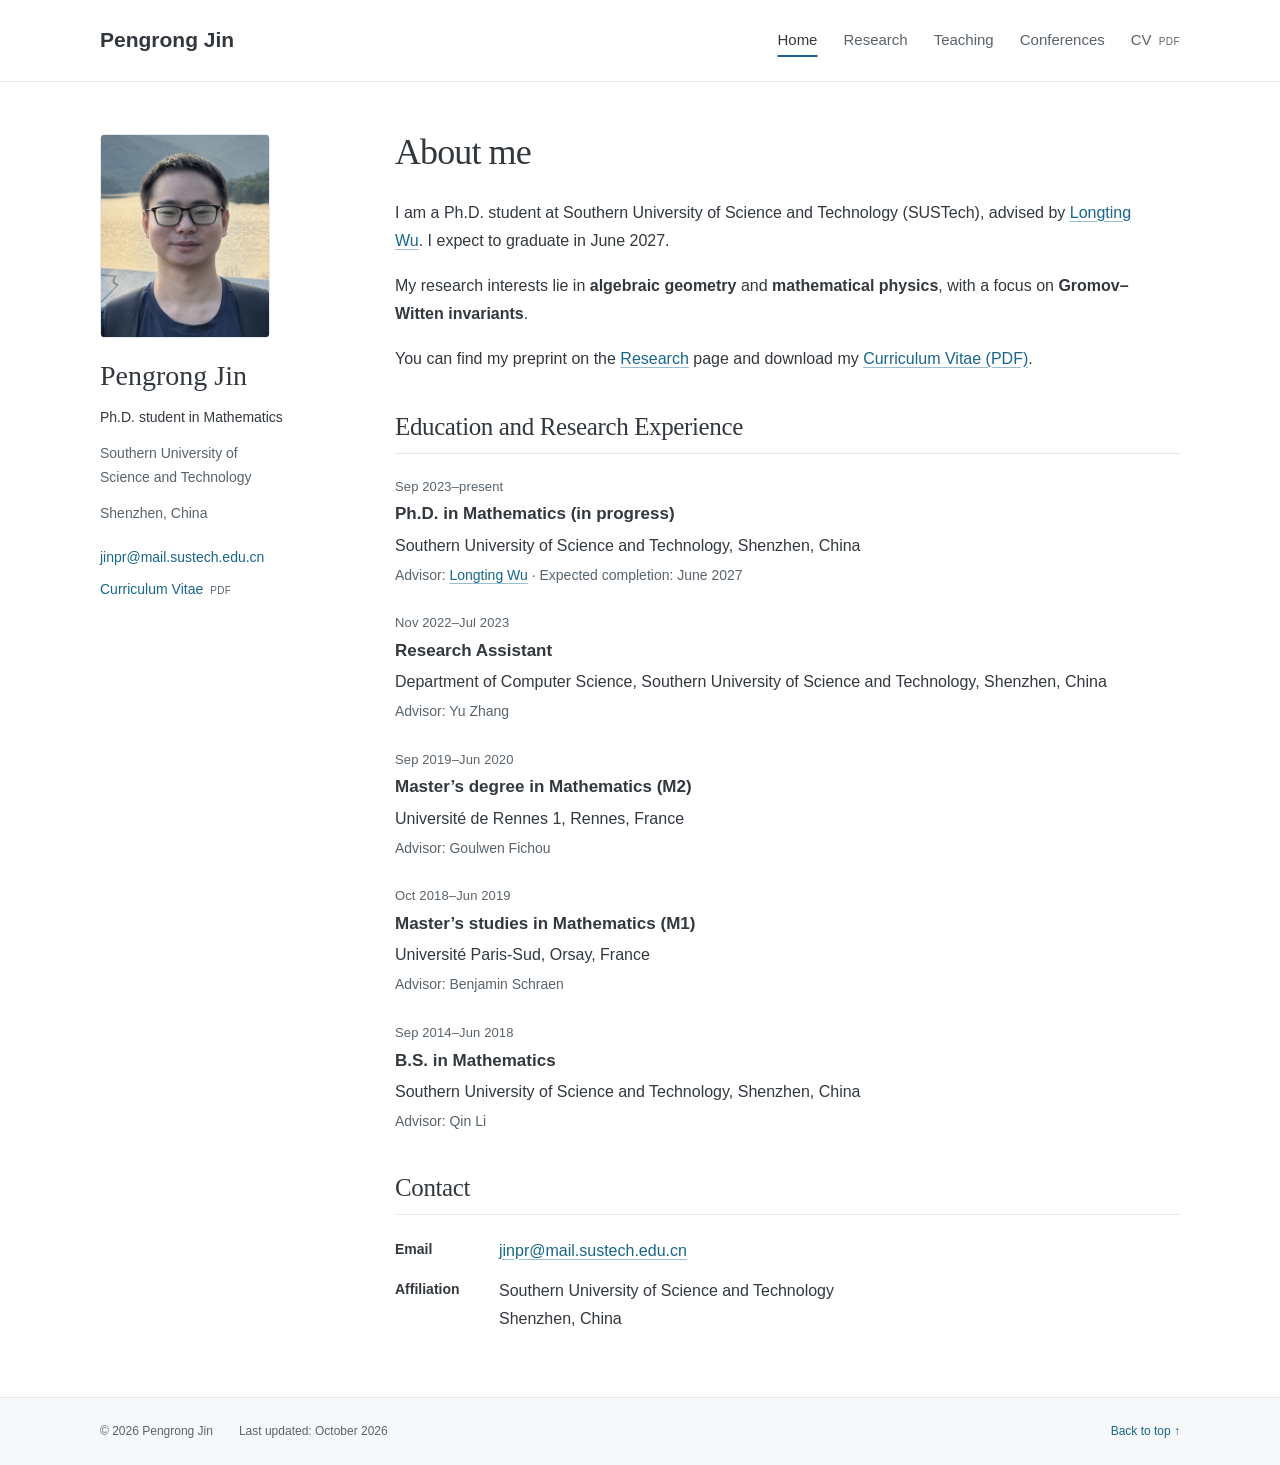
<file: index.html>
<!doctype html>
<html lang="en">
<head>
  <meta charset="utf-8">
  <meta name="viewport" content="width=device-width, initial-scale=1">
  <meta name="description" content="Pengrong Jin, Ph.D. student in mathematics at SUSTech. Algebraic geometry, Gromov–Witten invariants, and mathematical physics.">
  <meta name="theme-color" content="#ffffff">
  <title>About me | Pengrong Jin</title>
  <link rel="canonical" href="https://pengrongjin.github.io/">
  <link rel="stylesheet" href="styles.css">
</head>
<body id="top">
  <a class="skip-link" href="#main">Skip to content</a>
  <header class="masthead">
    <div class="masthead-inner">
      <a class="site-title" href="index.html">Pengrong Jin</a>
      <nav aria-label="Main navigation">
        <a href="index.html" aria-current="page">Home</a>
<a href="research.html">Research</a>
<a href="teaching.html">Teaching</a>
<a href="conferences.html">Conferences</a>
        <a href="cv.pdf">CV <span class="pdf-label">PDF</span></a>
      </nav>
    </div>
  </header>
  <div class="layout">
    <aside class="profile" aria-label="Academic profile">
      <img class="portrait-slot" src="portrait.jpg" alt="Pengrong Jin" width="170" height="204" decoding="async">
      <a class="profile-name" href="index.html">Pengrong Jin</a>
      <p class="profile-role">Ph.D. student in Mathematics</p>
      <p class="profile-affiliation">Southern University of<br class="desktop-break"> Science and Technology</p>
      <p class="profile-location">Shenzhen, China</p>
      <div class="profile-links">
        <a href="mailto:jinpr@mail.sustech.edu.cn">jinpr@mail.sustech.edu.cn</a>
        <a href="cv.pdf">Curriculum Vitae <span class="pdf-label">PDF</span></a>
      </div>
    </aside>
    <main id="main">
      <h1>About me</h1>
      
<p>I am a Ph.D. student at Southern University of Science and Technology (SUSTech), advised by <a href="https://longtingwu.github.io/">Longting Wu</a>. I expect to graduate in June 2027.</p>
<p>My research interests lie in <strong>algebraic geometry</strong> and <strong>mathematical physics</strong>, with a focus on <strong>Gromov–Witten invariants</strong>.</p>
<p>You can find my preprint on the <a href="research.html">Research</a> page and download my <a href="cv.pdf">Curriculum Vitae (PDF)</a>.</p>
<section aria-labelledby="education-title">
  <h2 id="education-title">Education and Research Experience</h2>
  <ol class="entries education"><li><p class="entry-date">Sep 2023–present</p><h3>Ph.D. in Mathematics (in progress)</h3><p>Southern University of Science and Technology, Shenzhen, China</p><p class="entry-detail">Advisor: <a href="https://longtingwu.github.io/">Longting Wu</a> · Expected completion: June 2027</p></li>
<li><p class="entry-date">Nov 2022–Jul 2023</p><h3>Research Assistant</h3><p>Department of Computer Science, Southern University of Science and Technology, Shenzhen, China</p><p class="entry-detail">Advisor: Yu Zhang</p></li>
<li><p class="entry-date">Sep 2019–Jun 2020</p><h3>Master’s degree in Mathematics (M2)</h3><p>Université de Rennes 1, Rennes, France</p><p class="entry-detail">Advisor: Goulwen Fichou</p></li>
<li><p class="entry-date">Oct 2018–Jun 2019</p><h3>Master’s studies in Mathematics (M1)</h3><p>Université Paris-Sud, Orsay, France</p><p class="entry-detail">Advisor: Benjamin Schraen</p></li>
<li><p class="entry-date">Sep 2014–Jun 2018</p><h3>B.S. in Mathematics</h3><p>Southern University of Science and Technology, Shenzhen, China</p><p class="entry-detail">Advisor: Qin Li</p></li></ol>
</section>
<section id="contact" aria-labelledby="contact-title">
  <h2 id="contact-title">Contact</h2>
  <dl class="contact-details">
    <dt>Email</dt><dd><a href="mailto:jinpr@mail.sustech.edu.cn">jinpr@mail.sustech.edu.cn</a></dd>
    <dt>Affiliation</dt><dd>Southern University of Science and Technology<br>Shenzhen, China</dd>
  </dl>
</section>

    </main>
  </div>
  <footer class="footer">
    <div class="footer-inner"><span>© 2026 Pengrong Jin</span><span>Last updated: October 2026</span><a href="#top">Back to top ↑</a></div>
  </footer>
</body>
</html>
</file>
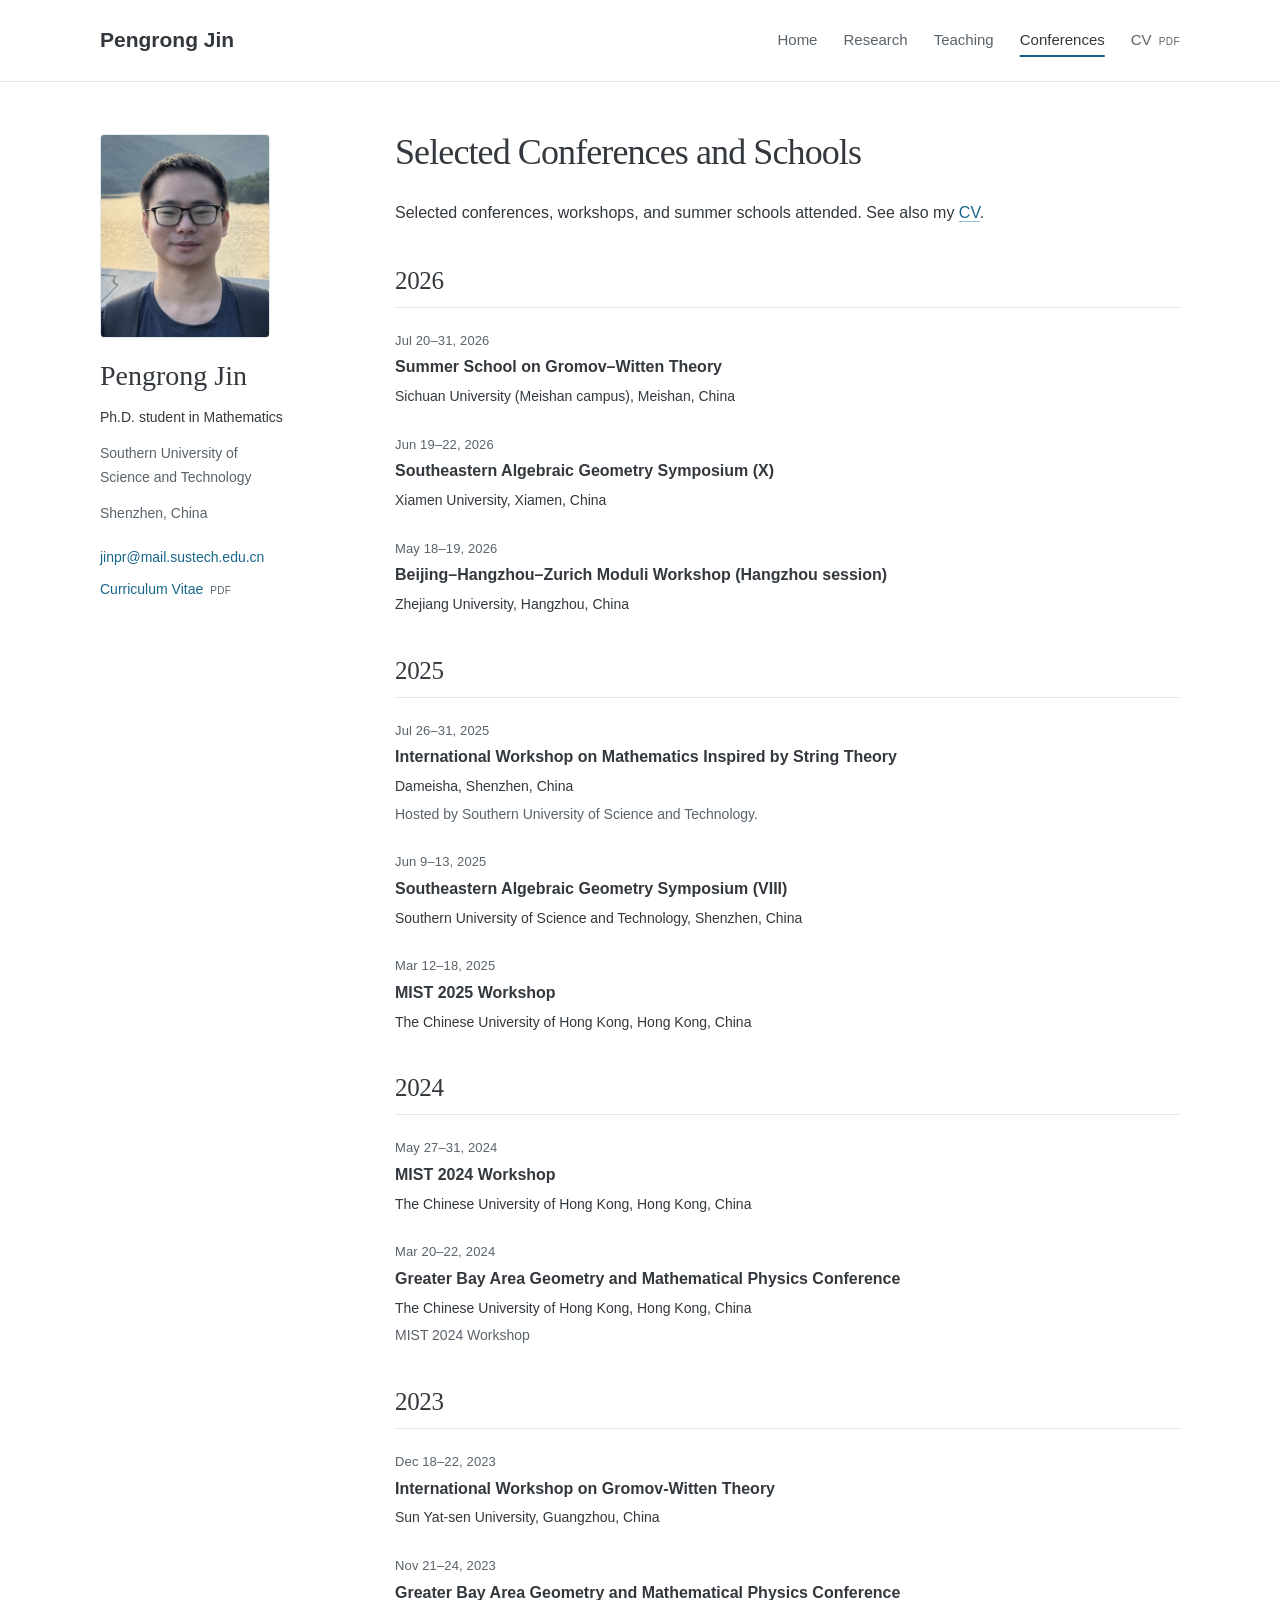
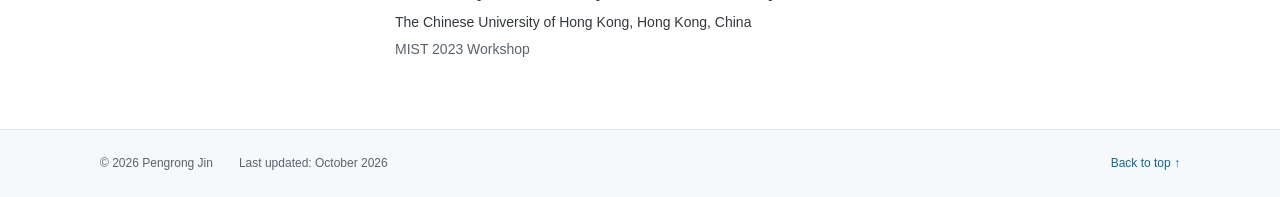
<file: conferences.html>
<!doctype html>
<html lang="en">
<head>
  <meta charset="utf-8">
  <meta name="viewport" content="width=device-width, initial-scale=1">
  <meta name="description" content="Selected conferences, workshops, and summer schools attended by Pengrong Jin.">
  <meta name="theme-color" content="#ffffff">
  <title>Selected Conferences and Schools | Pengrong Jin</title>
  <link rel="canonical" href="https://pengrongjin.github.io/conferences.html">
  <link rel="stylesheet" href="styles.css">
</head>
<body id="top">
  <a class="skip-link" href="#main">Skip to content</a>
  <header class="masthead">
    <div class="masthead-inner">
      <a class="site-title" href="index.html">Pengrong Jin</a>
      <nav aria-label="Main navigation">
        <a href="index.html">Home</a>
<a href="research.html">Research</a>
<a href="teaching.html">Teaching</a>
<a href="conferences.html" aria-current="page">Conferences</a>
        <a href="cv.pdf">CV <span class="pdf-label">PDF</span></a>
      </nav>
    </div>
  </header>
  <div class="layout">
    <aside class="profile" aria-label="Academic profile">
      <img class="portrait-slot" src="portrait.jpg" alt="Pengrong Jin" width="170" height="204" decoding="async">
      <a class="profile-name" href="index.html">Pengrong Jin</a>
      <p class="profile-role">Ph.D. student in Mathematics</p>
      <p class="profile-affiliation">Southern University of<br class="desktop-break"> Science and Technology</p>
      <p class="profile-location">Shenzhen, China</p>
      <div class="profile-links">
        <a href="mailto:jinpr@mail.sustech.edu.cn">jinpr@mail.sustech.edu.cn</a>
        <a href="cv.pdf">Curriculum Vitae <span class="pdf-label">PDF</span></a>
      </div>
    </aside>
    <main id="main">
      <h1>Selected Conferences and Schools</h1>
      <p>Selected conferences, workshops, and summer schools attended. See also my <a href="cv.pdf">CV</a>.</p>
<section aria-labelledby="year-2026"><h2 id="year-2026">2026</h2><ul class="entries events">
<li><p class="entry-date">Jul 20–31, 2026</p><h3>Summer School on Gromov–Witten Theory</h3><p>Sichuan University (Meishan campus), Meishan, China</p></li>
<li><p class="entry-date">Jun 19–22, 2026</p><h3>Southeastern Algebraic Geometry Symposium (X)</h3><p>Xiamen University, Xiamen, China</p></li>
<li><p class="entry-date">May 18–19, 2026</p><h3>Beijing–Hangzhou–Zurich Moduli Workshop (Hangzhou session)</h3><p>Zhejiang University, Hangzhou, China</p></li>
</ul></section>
<section aria-labelledby="year-2025"><h2 id="year-2025">2025</h2><ul class="entries events">
<li><p class="entry-date">Jul 26–31, 2025</p><h3>International Workshop on Mathematics Inspired by String Theory</h3><p>Dameisha, Shenzhen, China</p><p class="entry-detail">Hosted by Southern University of Science and Technology.</p></li>
<li><p class="entry-date">Jun 9–13, 2025</p><h3>Southeastern Algebraic Geometry Symposium (VIII)</h3><p>Southern University of Science and Technology, Shenzhen, China</p></li>
<li><p class="entry-date">Mar 12–18, 2025</p><h3>MIST 2025 Workshop</h3><p>The Chinese University of Hong Kong, Hong Kong, China</p></li>
</ul></section>
<section aria-labelledby="year-2024"><h2 id="year-2024">2024</h2><ul class="entries events">
<li><p class="entry-date">May 27–31, 2024</p><h3>MIST 2024 Workshop</h3><p>The Chinese University of Hong Kong, Hong Kong, China</p></li>
<li><p class="entry-date">Mar 20–22, 2024</p><h3>Greater Bay Area Geometry and Mathematical Physics Conference</h3><p>The Chinese University of Hong Kong, Hong Kong, China</p><p class="entry-detail">MIST 2024 Workshop</p></li>
</ul></section>
<section aria-labelledby="year-2023"><h2 id="year-2023">2023</h2><ul class="entries events">
<li><p class="entry-date">Dec 18–22, 2023</p><h3>International Workshop on Gromov-Witten Theory</h3><p>Sun Yat-sen University, Guangzhou, China</p></li>
<li><p class="entry-date">Nov 21–24, 2023</p><h3>Greater Bay Area Geometry and Mathematical Physics Conference</h3><p>The Chinese University of Hong Kong, Hong Kong, China</p><p class="entry-detail">MIST 2023 Workshop</p></li>
</ul></section>

    </main>
  </div>
  <footer class="footer">
    <div class="footer-inner"><span>© 2026 Pengrong Jin</span><span>Last updated: October 2026</span><a href="#top">Back to top ↑</a></div>
  </footer>
</body>
</html>
</file>
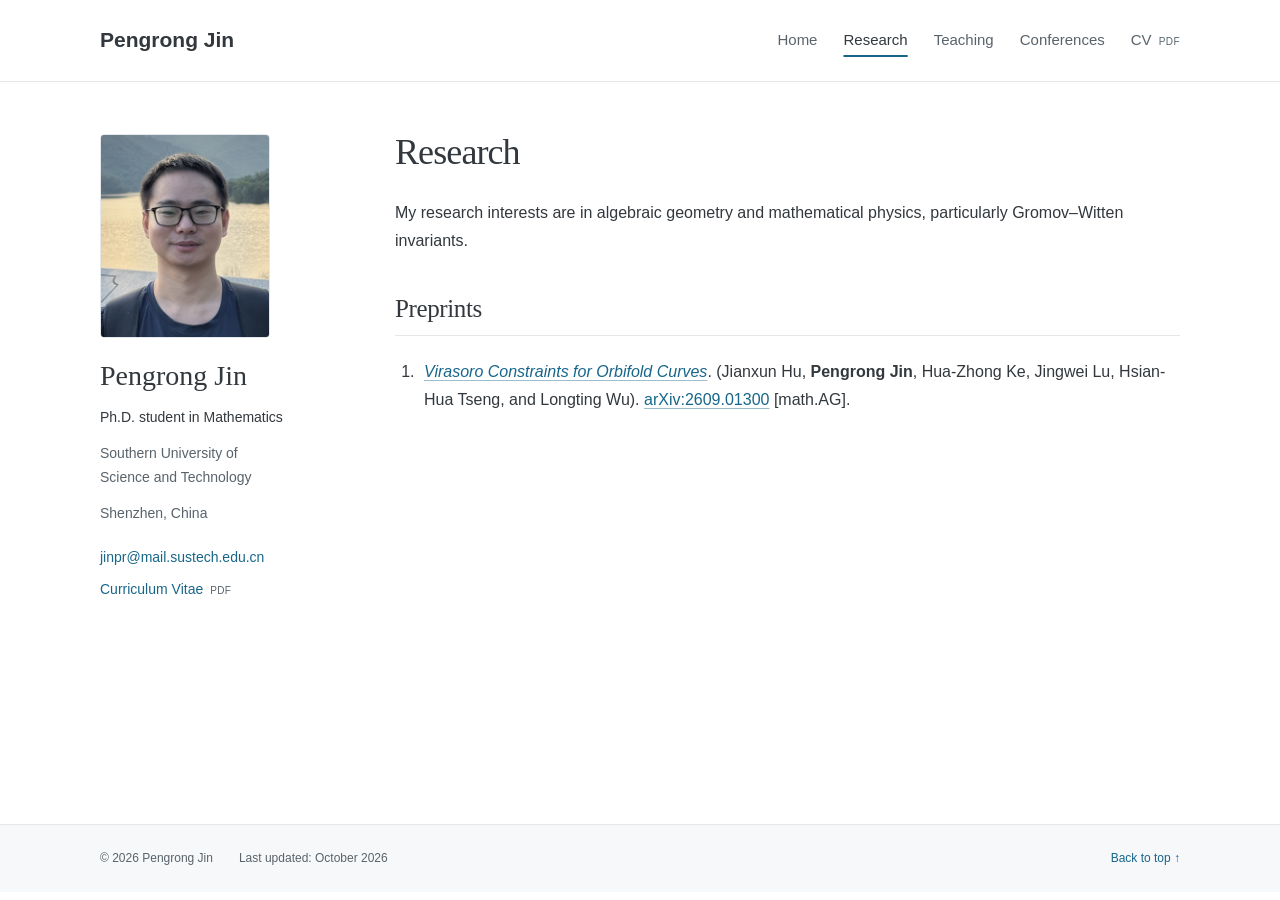
<file: research.html>
<!doctype html>
<html lang="en">
<head>
  <meta charset="utf-8">
  <meta name="viewport" content="width=device-width, initial-scale=1">
  <meta name="description" content="Research and preprints by Pengrong Jin: algebraic geometry, Gromov–Witten invariants, and mathematical physics.">
  <meta name="theme-color" content="#ffffff">
  <title>Research | Pengrong Jin</title>
  <link rel="canonical" href="https://pengrongjin.github.io/research.html">
  <link rel="stylesheet" href="styles.css">
</head>
<body id="top">
  <a class="skip-link" href="#main">Skip to content</a>
  <header class="masthead">
    <div class="masthead-inner">
      <a class="site-title" href="index.html">Pengrong Jin</a>
      <nav aria-label="Main navigation">
        <a href="index.html">Home</a>
<a href="research.html" aria-current="page">Research</a>
<a href="teaching.html">Teaching</a>
<a href="conferences.html">Conferences</a>
        <a href="cv.pdf">CV <span class="pdf-label">PDF</span></a>
      </nav>
    </div>
  </header>
  <div class="layout">
    <aside class="profile" aria-label="Academic profile">
      <img class="portrait-slot" src="portrait.jpg" alt="Pengrong Jin" width="170" height="204" decoding="async">
      <a class="profile-name" href="index.html">Pengrong Jin</a>
      <p class="profile-role">Ph.D. student in Mathematics</p>
      <p class="profile-affiliation">Southern University of<br class="desktop-break"> Science and Technology</p>
      <p class="profile-location">Shenzhen, China</p>
      <div class="profile-links">
        <a href="mailto:jinpr@mail.sustech.edu.cn">jinpr@mail.sustech.edu.cn</a>
        <a href="cv.pdf">Curriculum Vitae <span class="pdf-label">PDF</span></a>
      </div>
    </aside>
    <main id="main">
      <h1>Research</h1>
      
<p>My research interests are in algebraic geometry and mathematical physics, particularly Gromov–Witten invariants.</p>
<section aria-labelledby="preprints-title">
  <h2 id="preprints-title">Preprints</h2>
  <ol class="publications">
    <li>
      <p><a href="https://arxiv.org/abs/2609.01300"><em>Virasoro Constraints for Orbifold Curves</em></a>. (Jianxun Hu, <strong>Pengrong Jin</strong>, Hua-Zhong Ke, Jingwei Lu, Hsian-Hua Tseng, and Longting Wu). <a href="https://arxiv.org/abs/2609.01300">arXiv:2609.01300</a> [math.AG].</p>
    </li>
  </ol>
</section>

    </main>
  </div>
  <footer class="footer">
    <div class="footer-inner"><span>© 2026 Pengrong Jin</span><span>Last updated: October 2026</span><a href="#top">Back to top ↑</a></div>
  </footer>
</body>
</html>
</file>
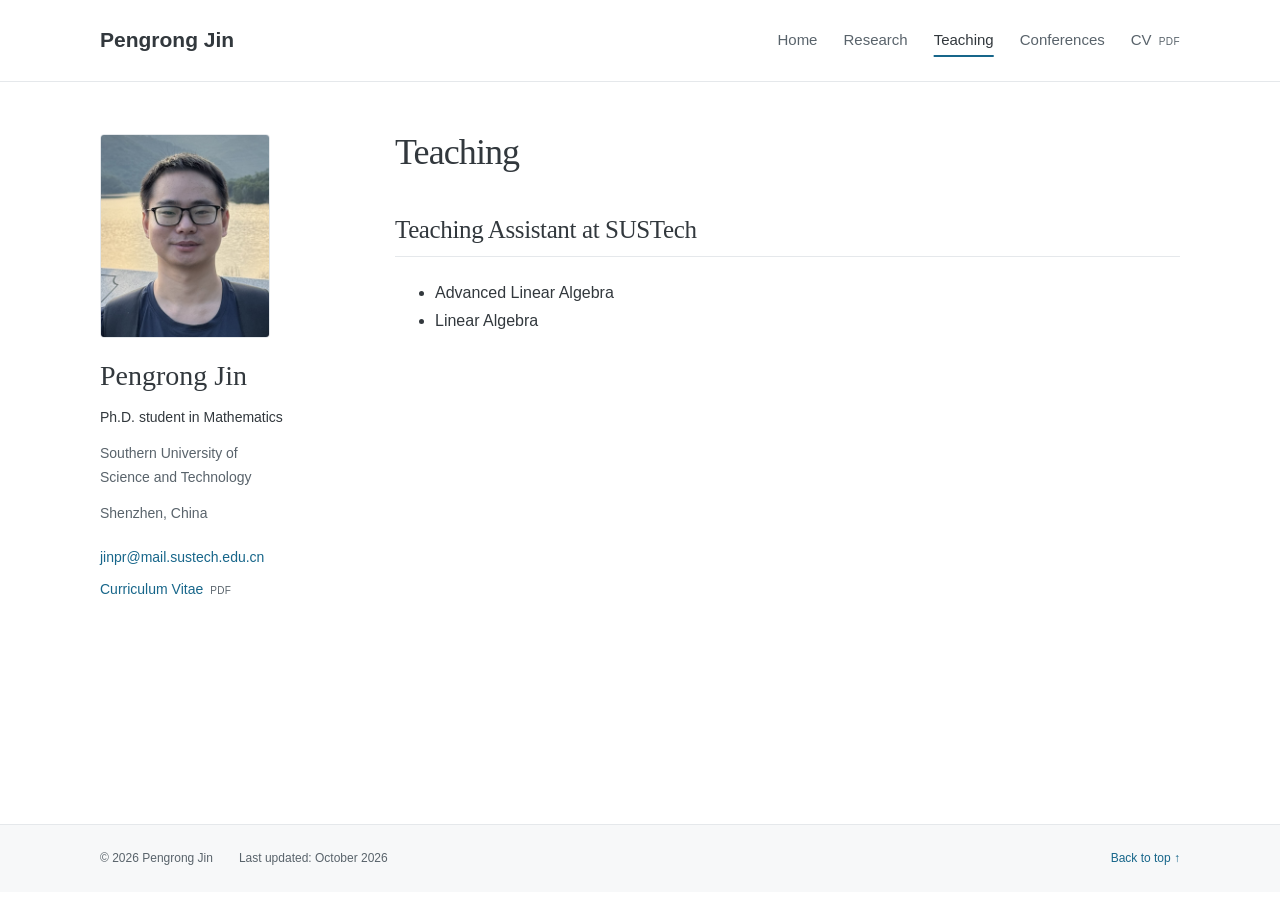
<file: teaching.html>
<!doctype html>
<html lang="en">
<head>
  <meta charset="utf-8">
  <meta name="viewport" content="width=device-width, initial-scale=1">
  <meta name="description" content="Teaching Assistant experience of Pengrong Jin at SUSTech: Linear Algebra and Advanced Linear Algebra.">
  <meta name="theme-color" content="#ffffff">
  <title>Teaching | Pengrong Jin</title>
  <link rel="canonical" href="https://pengrongjin.github.io/teaching.html">
  <link rel="stylesheet" href="styles.css">
</head>
<body id="top">
  <a class="skip-link" href="#main">Skip to content</a>
  <header class="masthead">
    <div class="masthead-inner">
      <a class="site-title" href="index.html">Pengrong Jin</a>
      <nav aria-label="Main navigation">
        <a href="index.html">Home</a>
<a href="research.html">Research</a>
<a href="teaching.html" aria-current="page">Teaching</a>
<a href="conferences.html">Conferences</a>
        <a href="cv.pdf">CV <span class="pdf-label">PDF</span></a>
      </nav>
    </div>
  </header>
  <div class="layout">
    <aside class="profile" aria-label="Academic profile">
      <img class="portrait-slot" src="portrait.jpg" alt="Pengrong Jin" width="170" height="204" decoding="async">
      <a class="profile-name" href="index.html">Pengrong Jin</a>
      <p class="profile-role">Ph.D. student in Mathematics</p>
      <p class="profile-affiliation">Southern University of<br class="desktop-break"> Science and Technology</p>
      <p class="profile-location">Shenzhen, China</p>
      <div class="profile-links">
        <a href="mailto:jinpr@mail.sustech.edu.cn">jinpr@mail.sustech.edu.cn</a>
        <a href="cv.pdf">Curriculum Vitae <span class="pdf-label">PDF</span></a>
      </div>
    </aside>
    <main id="main">
      <h1>Teaching</h1>
      
<section aria-labelledby="teaching-title">
  <h2 id="teaching-title">Teaching Assistant at SUSTech</h2>
  <ul>
    <li>Advanced Linear Algebra</li>
    <li>Linear Algebra</li>
  </ul>
</section>

    </main>
  </div>
  <footer class="footer">
    <div class="footer-inner"><span>© 2026 Pengrong Jin</span><span>Last updated: October 2026</span><a href="#top">Back to top ↑</a></div>
  </footer>
</body>
</html>
</file>
<file: styles.css>
:root {
  color-scheme: light;
  --text: #32383d;
  --muted: #59636b;
  --link: #17668a;
  --line: #e5e8eb;
}
* { box-sizing: border-box; }
html { scroll-padding-top: 24px; }
body { margin: 0; font-family: -apple-system, BlinkMacSystemFont, "Segoe UI", Arial, sans-serif; color: var(--text); background: #fff; font-size: 16px; line-height: 1.75; }
a { color: var(--link); text-decoration: none; text-underline-offset: .2em; }
a:hover { text-decoration: underline; }
a:focus-visible { outline: 2px solid var(--link); outline-offset: 4px; border-radius: 1px; }
::selection { background: #dcecf4; }
.skip-link { position: absolute; top: 8px; left: 8px; padding: 8px 16px; background: #fff; z-index: 2; transform: translateY(-160%); }
.skip-link:focus { transform: translateY(0); }
.masthead { border-bottom: 1px solid var(--line); }
.masthead-inner { max-width: 1160px; margin: auto; padding: 22px 40px; display: flex; justify-content: space-between; align-items: center; gap: 30px; }
.site-title { color: var(--text); font-size: 21px; font-weight: 650; white-space: nowrap; }
nav { display: flex; flex-wrap: wrap; gap: 26px; align-items: center; }
nav a { color: var(--muted); font-size: 15px; padding-block: 5px; }
nav a[aria-current="page"] { color: var(--text); text-decoration: underline; text-decoration-color: var(--link); text-decoration-thickness: 2px; text-underline-offset: 10px; }
.pdf-label { font-size: 10px; letter-spacing: .04em; margin-left: 3px; color: var(--muted); }
.layout { max-width: 1160px; margin: auto; padding: 52px 40px 64px; display: grid; grid-template-columns: 235px minmax(0, 1fr); gap: 60px; min-height: calc(100vh - 158px); }
.profile { font-size: 14px; line-height: 1.7; }
.portrait-slot { display: block; width: 170px; height: 204px; max-width: 100%; margin: 0 0 20px; border: 1px solid var(--line); border-radius: 4px; background: #f7f8f9; object-fit: cover; object-position: center; }
.profile-name { color: var(--text); font-family: Georgia, "Times New Roman", serif; font-size: 28px; font-weight: 400; line-height: 1.3; }
.profile p { margin: 12px 0; }
.profile-role { color: var(--text); }
.profile-affiliation, .profile-location { color: var(--muted); }
.profile-links { display: flex; flex-direction: column; align-items: flex-start; gap: 8px; margin-top: 21px; overflow-wrap: anywhere; }
main { min-width: 0; }
h1 { font-family: Georgia, "Times New Roman", serif; font-size: 36px; line-height: 1.3; letter-spacing: -.025em; margin: -5px 0 23px; font-weight: 400; }
h2 { font-family: Georgia, "Times New Roman", serif; font-size: 25px; line-height: 1.4; font-weight: 400; border-bottom: 1px solid var(--line); padding-bottom: 9px; margin: 36px 0 22px; letter-spacing: -.015em; }
h3 { font-size: 17px; line-height: 1.55; font-weight: 600; margin: 0 0 4px; }
p { margin: 0 0 17px; }
strong { font-weight: 600; }
main > p { max-width: 760px; }
main a { text-decoration: underline; text-decoration-color: #9bbecf; }
main a:hover { text-decoration-color: var(--link); }
.entries { list-style: none; padding: 0; margin: 0; }
.entries li { margin-bottom: 25px; }
.entries p { margin: 3px 0; }
.entry-date { color: var(--muted); font-size: 13px; letter-spacing: .01em; }
.entry-detail { color: var(--muted); font-size: 14px; }
.entries li:last-child { margin-bottom: 0; }
.contact-details { display: grid; grid-template-columns: 88px minmax(0, 1fr); gap: 12px 16px; margin: 0; }
.contact-details dt { font-weight: 600; font-size: 14px; }
.contact-details dd { margin: 0; overflow-wrap: anywhere; }
.publications { padding-left: 24px; margin-top: 0; }
.publications li { padding-left: 5px; }
.publications p { margin: 0; }
.courses li { margin-bottom: 30px; }
.courses p { color: var(--muted); }
.events h3 { font-size: 16px; }
.events p { font-size: 14px; }
.events .entry-date { font-size: 13px; }
.footer { border-top: 1px solid var(--line); background: #f7f8f9; }
.footer-inner { max-width: 1160px; margin: auto; padding: 23px 40px; display: flex; gap: 12px 26px; flex-wrap: wrap; color: var(--muted); font-size: 12px; }
.footer-inner a { margin-left: auto; }
@media (max-width: 950px) {
  .masthead-inner, .footer-inner { padding-inline: 28px; }
  .layout { padding-inline: 28px; grid-template-columns: 205px minmax(0, 1fr); gap: 36px; }
  nav { gap: 19px; }
  .profile-name { font-size: 26px; }
}
@media (max-width: 720px) {
  .masthead-inner { display: block; padding: 18px 22px; }
  nav { gap: 7px 21px; margin-top: 13px; }
  nav a { font-size: 14px; }
  nav a[aria-current="page"] { text-underline-offset: 6px; }
  .layout { display: block; padding: 28px 22px 42px; min-height: calc(100vh - 205px); }
  .profile { margin-bottom: 34px; padding-bottom: 23px; border-bottom: 1px solid var(--line); }
  .portrait-slot { width: 120px; height: 144px; margin-bottom: 17px; }
  .profile-name { font-size: 27px; }
  .profile p { margin: 6px 0; }
  .profile-links { margin-top: 13px; gap: 6px; }
  .desktop-break { display: none; }
  h1 { font-size: 32px; margin-top: 0; }
  h2 { font-size: 23px; margin-top: 30px; }
  .contact-details { grid-template-columns: minmax(0, 1fr); gap: 3px; }
  .contact-details dd { margin-bottom: 10px; }
  .footer-inner { padding: 19px 22px; gap: 5px 15px; }
}
@media (max-width: 380px) {
  body { font-size: 15px; }
  nav { column-gap: 17px; }
  .footer-inner { flex-direction: column; }
  .footer-inner a { margin-left: 0; }
}
@media print {
  body { font-size: 11pt; }
  .masthead, .profile, .skip-link, .footer-inner a { display: none; }
  .layout { display: block; padding: 0; min-height: 0; }
  h1 { font-size: 24pt; }
  h2 { font-size: 16pt; }
  .entries li, .publications li { break-inside: avoid; }
  a { color: var(--text); }
  .footer { margin-top: 30px; background: white; }
}
</file>
